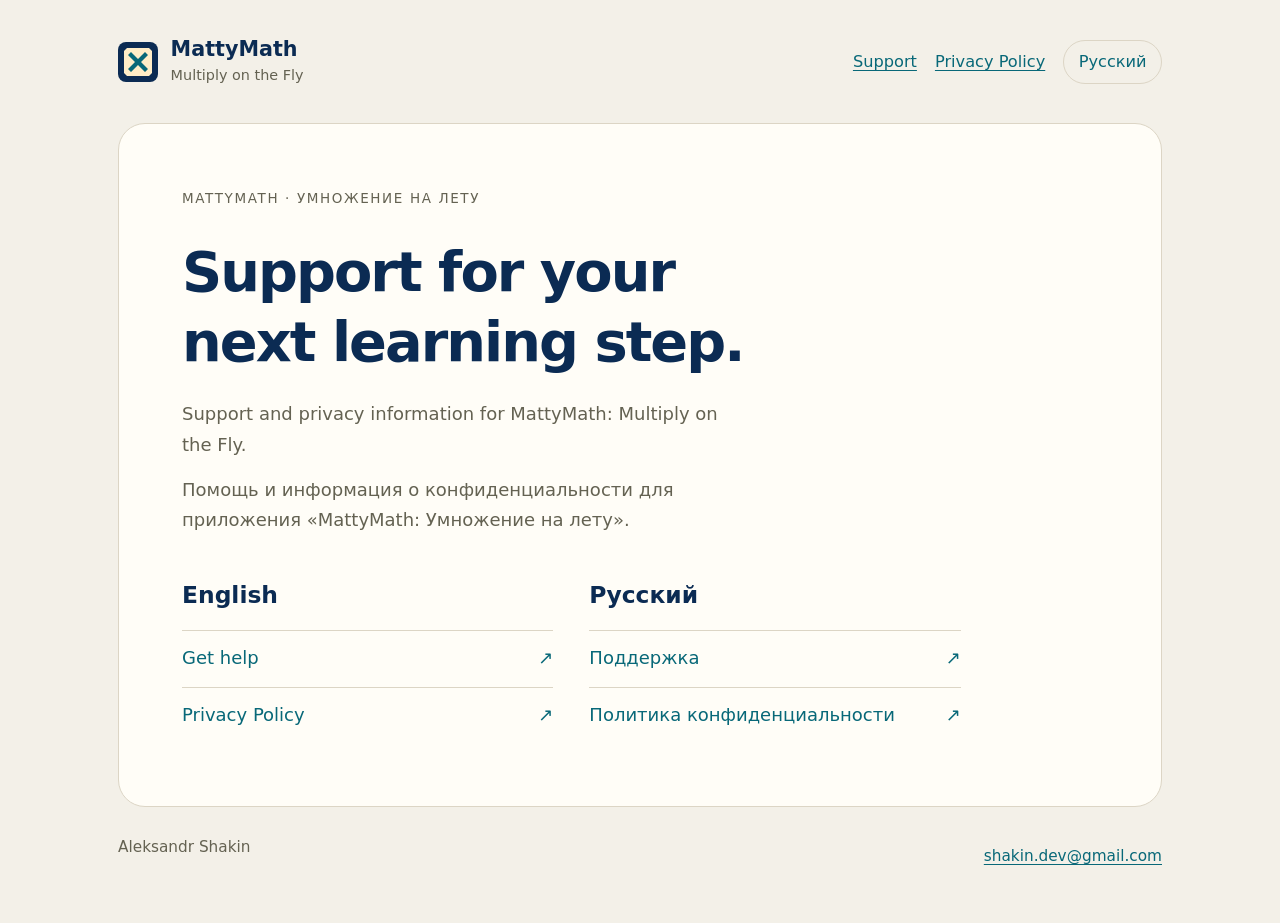
<file: index.html>
<!doctype html>
<html lang="en">
<head>
<meta charset="utf-8">
<meta name="viewport" content="width=device-width, initial-scale=1">
<meta name="referrer" content="no-referrer">
<meta http-equiv="Content-Security-Policy" content="default-src 'none'; style-src 'self'; img-src 'self'; base-uri 'none'; form-action 'none'">
<title>Support &amp; Privacy · MattyMath: Multiply on the Fly</title>
<link rel="stylesheet" href="style.css">
<link rel="icon" href="mark.svg" type="image/svg+xml">
</head>
<body>
<a class="skip" href="#main">Skip to content</a>
<header class="site-header">
  <a class="brand" href="index.html" aria-label="MattyMath: Multiply on the Fly — Home">
    <img src="mark.svg" width="40" height="40" alt="">
    <span><b>MattyMath</b><small>Multiply on the Fly</small></span>
  </a>
  <nav aria-label="Navigation">
    <a href="support-en.html">Support</a>
    <a href="privacy-en.html">Privacy Policy</a>
    <a class="language" lang="ru" hreflang="ru" href="support-ru.html">Русский</a>
  </nav>
</header>
<main id="main" tabindex="-1"><article>
<p class="eyebrow">MATTYMATH · УМНОЖЕНИЕ НА ЛЕТУ</p>
<h1>Support for your<br>next learning step.</h1>
<p class="intro">Support and privacy information for MattyMath: Multiply on the Fly.</p>
<p class="intro" lang="ru">Помощь и информация о конфиденциальности для приложения «MattyMath: Умножение на лету».</p>
<div class="languages">
  <section aria-labelledby="english"><h2 id="english">English</h2><a class="page-link" href="support-en.html">Get help <span aria-hidden="true">↗</span></a><a class="page-link" href="privacy-en.html">Privacy Policy <span aria-hidden="true">↗</span></a></section>
  <section lang="ru" aria-labelledby="russian"><h2 id="russian">Русский</h2><a class="page-link" href="support-ru.html">Поддержка <span aria-hidden="true">↗</span></a><a class="page-link" href="privacy-ru.html">Политика конфиденциальности <span aria-hidden="true">↗</span></a></section>
</div></article></main>
<footer><span>Aleksandr Shakin</span><a href="mailto:shakin.dev@gmail.com">shakin.dev@gmail.com</a></footer>
</body>
</html>
</file>
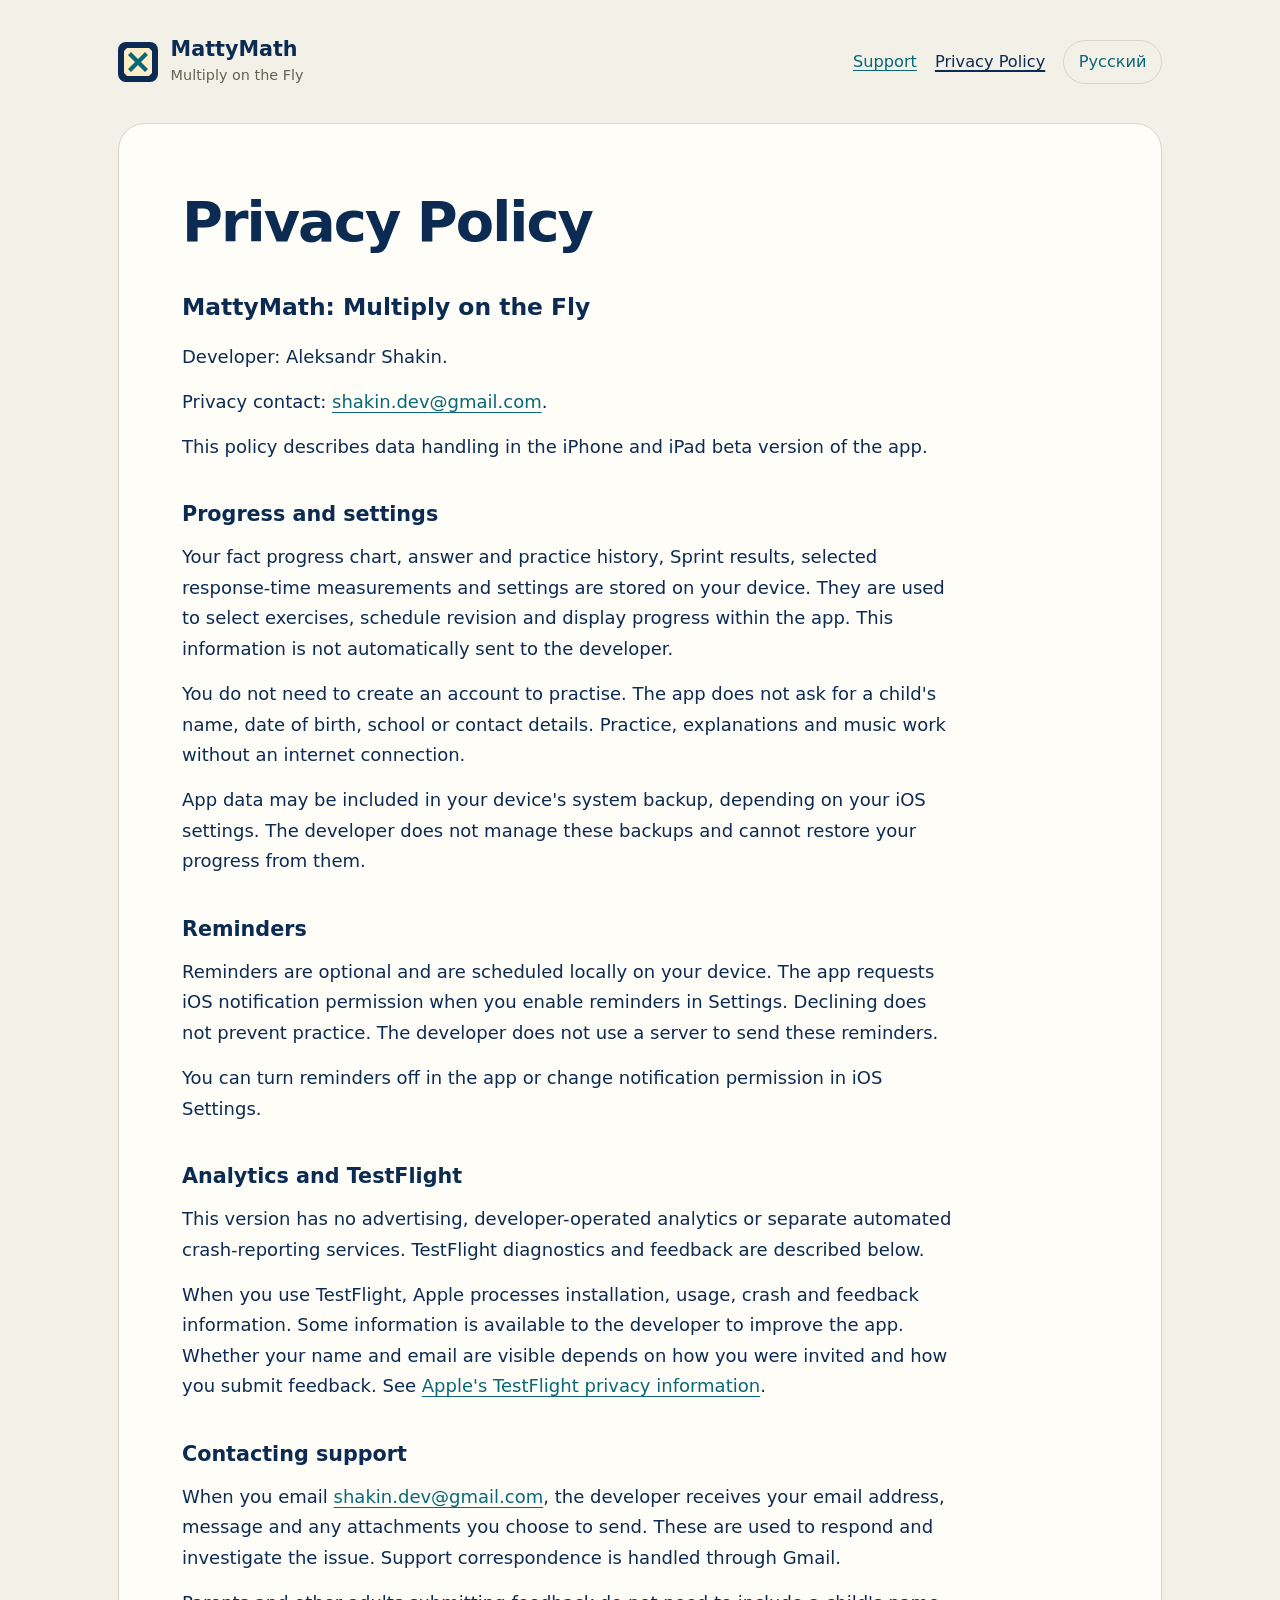
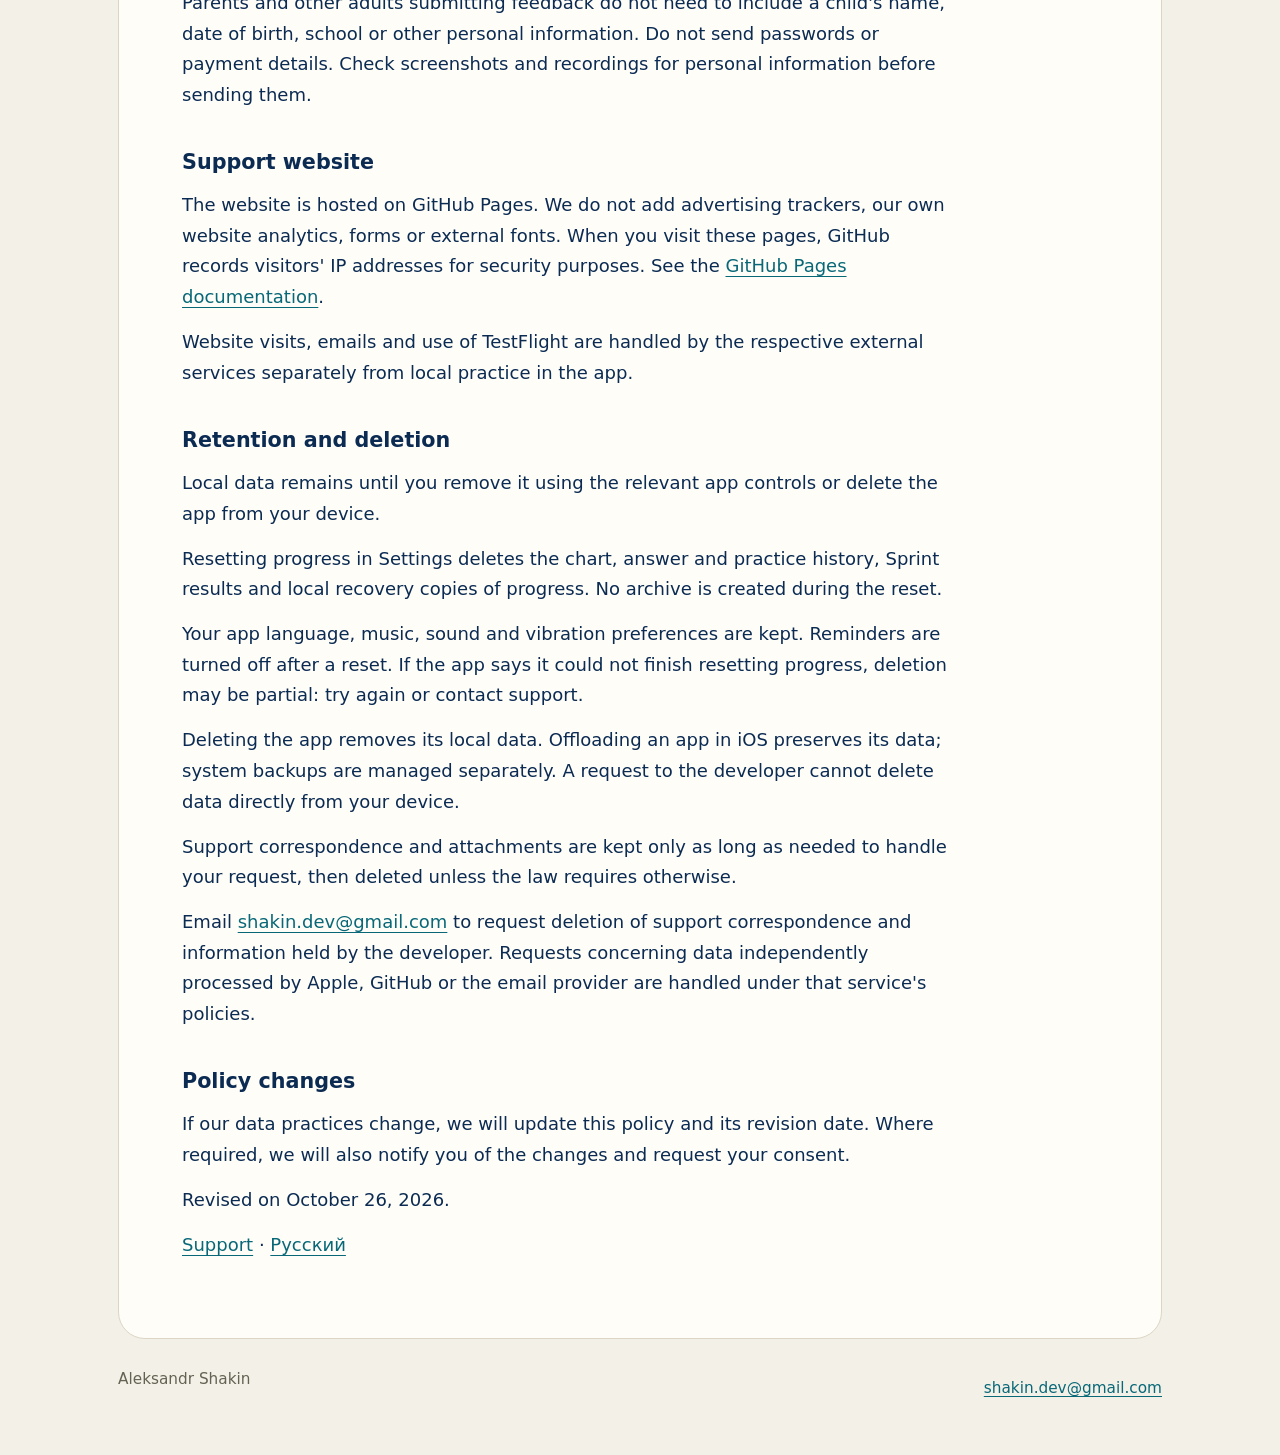
<file: privacy-en.html>
<!doctype html>
<html lang="en">
<head>
<meta charset="utf-8">
<meta name="viewport" content="width=device-width, initial-scale=1">
<meta name="referrer" content="no-referrer">
<meta http-equiv="Content-Security-Policy" content="default-src 'none'; style-src 'self'; img-src 'self'; base-uri 'none'; form-action 'none'">
<title>Privacy Policy · MattyMath: Multiply on the Fly</title>
<link rel="stylesheet" href="style.css">
<link rel="icon" href="mark.svg" type="image/svg+xml">
</head>
<body>
<a class="skip" href="#main">Skip to content</a>
<header class="site-header">
  <a class="brand" href="index.html" aria-label="MattyMath: Multiply on the Fly — Home">
    <img src="mark.svg" width="40" height="40" alt="">
    <span><b>MattyMath</b><small>Multiply on the Fly</small></span>
  </a>
  <nav aria-label="Navigation">
    <a href="support-en.html">Support</a>
    <a href="privacy-en.html" aria-current="page">Privacy Policy</a>
    <a class="language" lang="ru" hreflang="ru" href="privacy-ru.html">Русский</a>
  </nav>
</header>
<main id="main" tabindex="-1"><article><h1>Privacy Policy</h1>
<h2>MattyMath: Multiply on the Fly</h2>
<p>Developer: Aleksandr Shakin.</p>
<p>Privacy contact: <a href="mailto:shakin.dev@gmail.com">shakin.dev@gmail.com</a>.</p>
<p>This policy describes data handling in the iPhone and iPad beta version of the app.</p>
<h3>Progress and settings</h3>
<p>Your fact progress chart, answer and practice history, Sprint results, selected response-time measurements and settings are stored on your device. They are used to select exercises, schedule revision and display progress within the app. This information is not automatically sent to the developer.</p>
<p>You do not need to create an account to practise. The app does not ask for a child&#39;s name, date of birth, school or contact details. Practice, explanations and music work without an internet connection.</p>
<p>App data may be included in your device&#39;s system backup, depending on your iOS settings. The developer does not manage these backups and cannot restore your progress from them.</p>
<h3>Reminders</h3>
<p>Reminders are optional and are scheduled locally on your device. The app requests iOS notification permission when you enable reminders in Settings. Declining does not prevent practice. The developer does not use a server to send these reminders.</p>
<p>You can turn reminders off in the app or change notification permission in iOS Settings.</p>
<h3>Analytics and TestFlight</h3>
<p>This version has no advertising, developer-operated analytics or separate automated crash-reporting services. TestFlight diagnostics and feedback are described below.</p>
<p>When you use TestFlight, Apple processes installation, usage, crash and feedback information. Some information is available to the developer to improve the app. Whether your name and email are visible depends on how you were invited and how you submit feedback. See <a href="https://www.apple.com/legal/privacy/data/en/test-flight/">Apple&#39;s TestFlight privacy information</a>.</p>
<h3>Contacting support</h3>
<p>When you email <a href="mailto:shakin.dev@gmail.com">shakin.dev@gmail.com</a>, the developer receives your email address, message and any attachments you choose to send. These are used to respond and investigate the issue. Support correspondence is handled through Gmail.</p>
<p>Parents and other adults submitting feedback do not need to include a child&#39;s name, date of birth, school or other personal information. Do not send passwords or payment details. Check screenshots and recordings for personal information before sending them.</p>
<h3>Support website</h3>
<p>The website is hosted on GitHub Pages. We do not add advertising trackers, our own website analytics, forms or external fonts. When you visit these pages, GitHub records visitors&#39; IP addresses for security purposes. See the <a href="https://docs.github.com/en/pages/getting-started-with-github-pages/what-is-github-pages#data-collection">GitHub Pages documentation</a>.</p>
<p>Website visits, emails and use of TestFlight are handled by the respective external services separately from local practice in the app.</p>
<h3>Retention and deletion</h3>
<p>Local data remains until you remove it using the relevant app controls or delete the app from your device.</p>
<p>Resetting progress in Settings deletes the chart, answer and practice history, Sprint results and local recovery copies of progress. No archive is created during the reset.</p>
<p>Your app language, music, sound and vibration preferences are kept. Reminders are turned off after a reset. If the app says it could not finish resetting progress, deletion may be partial: try again or contact support.</p>
<p>Deleting the app removes its local data. Offloading an app in iOS preserves its data; system backups are managed separately. A request to the developer cannot delete data directly from your device.</p>
<p>Support correspondence and attachments are kept only as long as needed to handle your request, then deleted unless the law requires otherwise.</p>
<p>Email <a href="mailto:shakin.dev@gmail.com">shakin.dev@gmail.com</a> to request deletion of support correspondence and information held by the developer. Requests concerning data independently processed by Apple, GitHub or the email provider are handled under that service&#39;s policies.</p>
<h3>Policy changes</h3>
<p>If our data practices change, we will update this policy and its revision date. Where required, we will also notify you of the changes and request your consent.</p>
<p>Revised on October 26, 2026.</p>
<p><a href="support-en.html">Support</a> · <a href="privacy-ru.html">Русский</a></p></article></main>
<footer><span>Aleksandr Shakin</span><a href="mailto:shakin.dev@gmail.com">shakin.dev@gmail.com</a></footer>
</body>
</html>
</file>
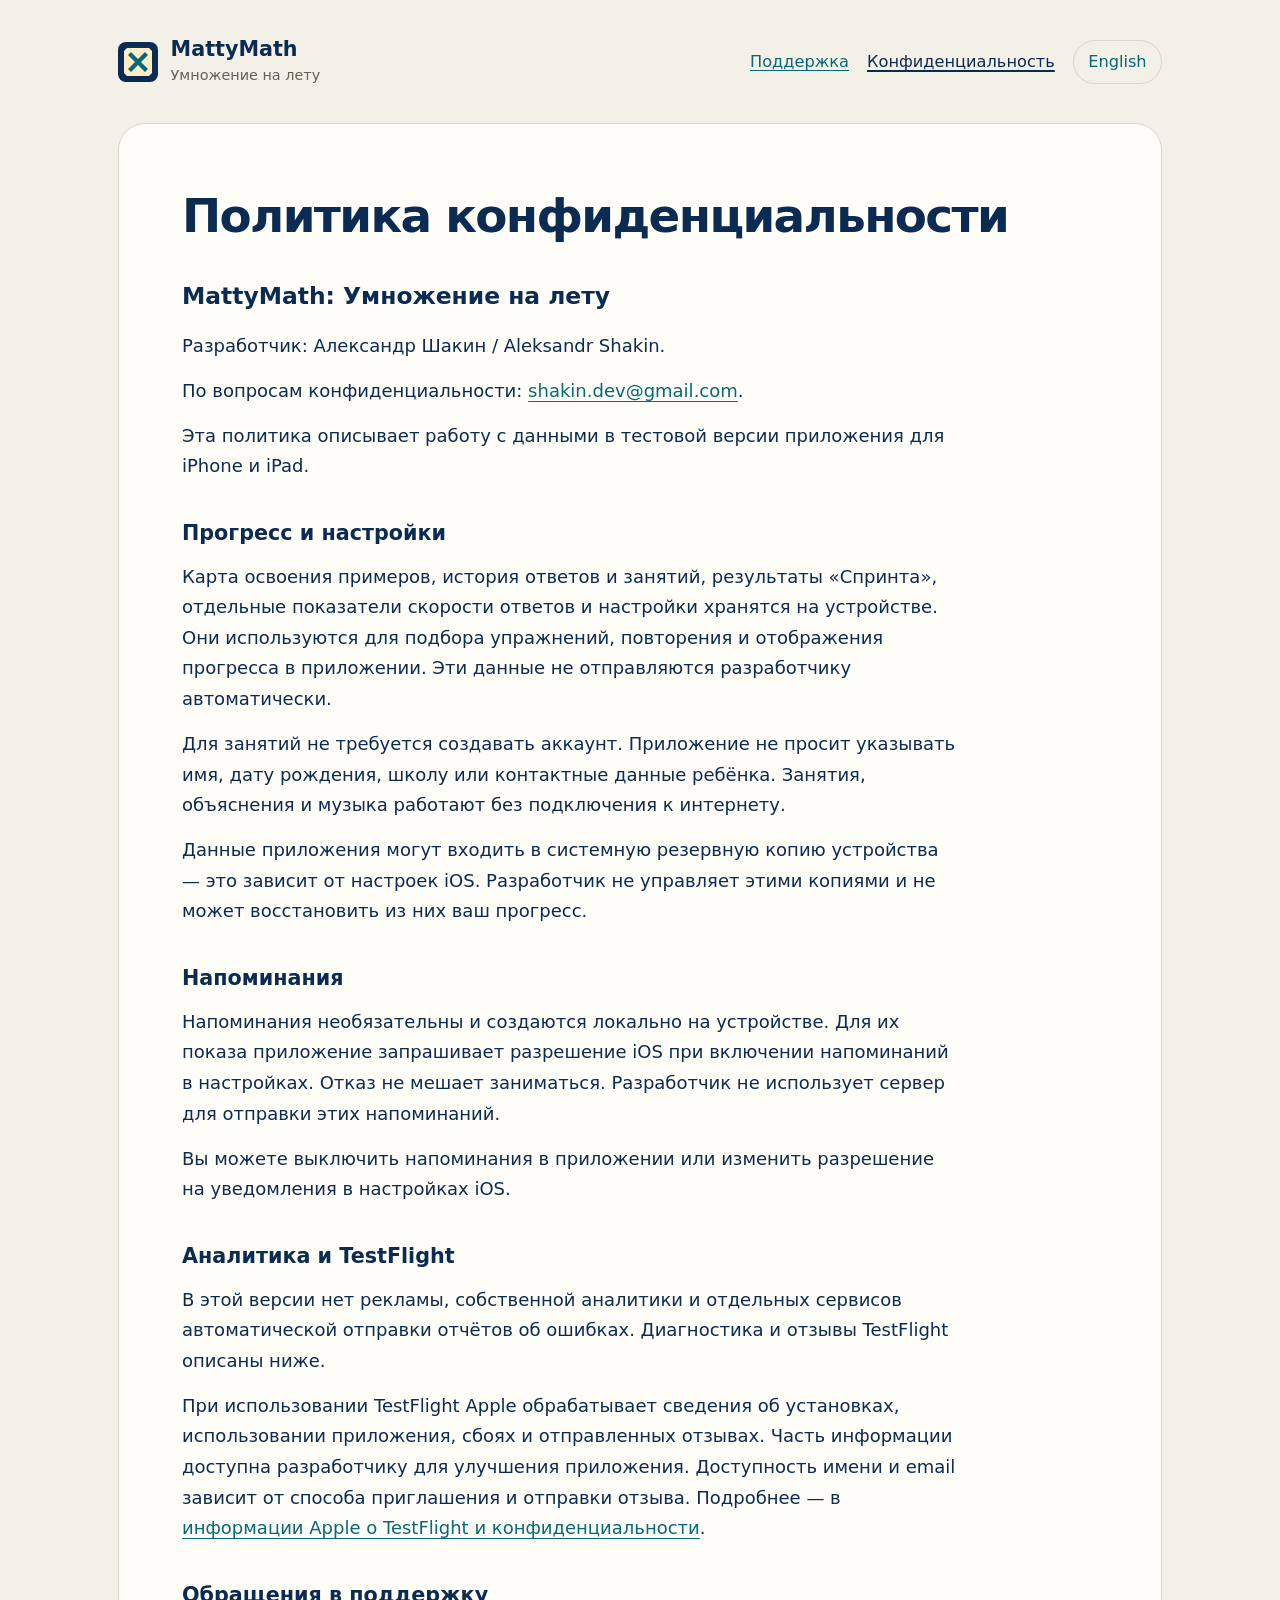
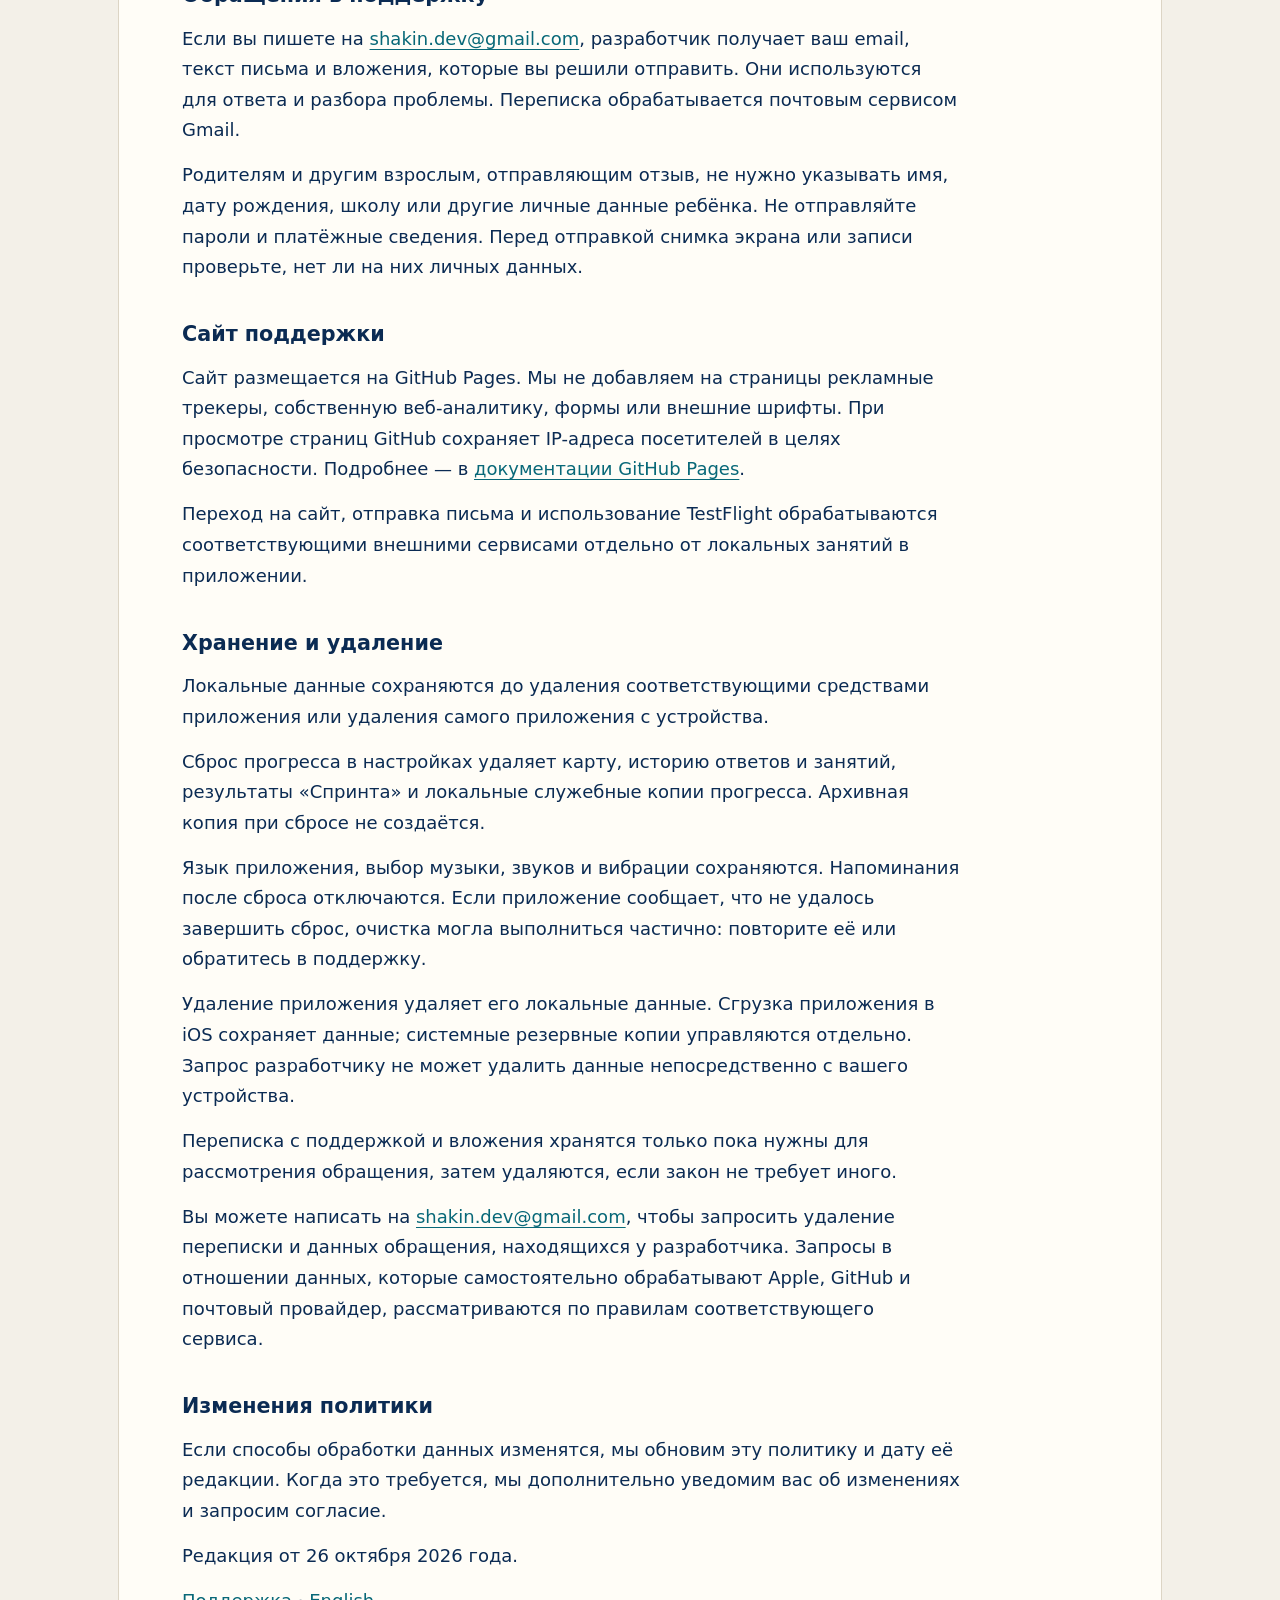
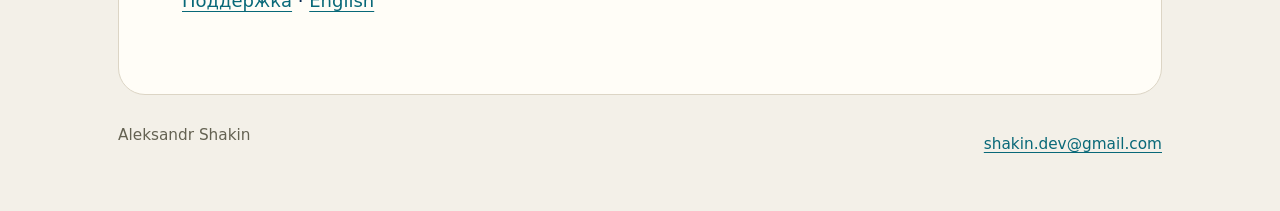
<file: privacy-ru.html>
<!doctype html>
<html lang="ru">
<head>
<meta charset="utf-8">
<meta name="viewport" content="width=device-width, initial-scale=1">
<meta name="referrer" content="no-referrer">
<meta http-equiv="Content-Security-Policy" content="default-src 'none'; style-src 'self'; img-src 'self'; base-uri 'none'; form-action 'none'">
<title>Политика конфиденциальности · MattyMath: Умножение на лету</title>
<link rel="stylesheet" href="style.css">
<link rel="icon" href="mark.svg" type="image/svg+xml">
</head>
<body>
<a class="skip" href="#main">К содержимому</a>
<header class="site-header">
  <a class="brand" href="index.html" aria-label="MattyMath: Умножение на лету — Главная">
    <img src="mark.svg" width="40" height="40" alt="">
    <span><b>MattyMath</b><small>Умножение на лету</small></span>
  </a>
  <nav aria-label="Навигация">
    <a href="support-ru.html">Поддержка</a>
    <a href="privacy-ru.html" aria-current="page">Конфиденциальность</a>
    <a class="language" lang="en" hreflang="en" href="privacy-en.html">English</a>
  </nav>
</header>
<main id="main" tabindex="-1"><article><h1>Политика конфиденциальности</h1>
<h2>MattyMath: Умножение на лету</h2>
<p>Разработчик: Александр Шакин / Aleksandr Shakin.</p>
<p>По вопросам конфиденциальности: <a href="mailto:shakin.dev@gmail.com">shakin.dev@gmail.com</a>.</p>
<p>Эта политика описывает работу с данными в тестовой версии приложения для iPhone и iPad.</p>
<h3>Прогресс и настройки</h3>
<p>Карта освоения примеров, история ответов и занятий, результаты «Спринта», отдельные показатели скорости ответов и настройки хранятся на устройстве. Они используются для подбора упражнений, повторения и отображения прогресса в приложении. Эти данные не отправляются разработчику автоматически.</p>
<p>Для занятий не требуется создавать аккаунт. Приложение не просит указывать имя, дату рождения, школу или контактные данные ребёнка. Занятия, объяснения и музыка работают без подключения к интернету.</p>
<p>Данные приложения могут входить в системную резервную копию устройства — это зависит от настроек iOS. Разработчик не управляет этими копиями и не может восстановить из них ваш прогресс.</p>
<h3>Напоминания</h3>
<p>Напоминания необязательны и создаются локально на устройстве. Для их показа приложение запрашивает разрешение iOS при включении напоминаний в настройках. Отказ не мешает заниматься. Разработчик не использует сервер для отправки этих напоминаний.</p>
<p>Вы можете выключить напоминания в приложении или изменить разрешение на уведомления в настройках iOS.</p>
<h3>Аналитика и TestFlight</h3>
<p>В этой версии нет рекламы, собственной аналитики и отдельных сервисов автоматической отправки отчётов об ошибках. Диагностика и отзывы TestFlight описаны ниже.</p>
<p>При использовании TestFlight Apple обрабатывает сведения об установках, использовании приложения, сбоях и отправленных отзывах. Часть информации доступна разработчику для улучшения приложения. Доступность имени и email зависит от способа приглашения и отправки отзыва. Подробнее — в <a href="https://www.apple.com/legal/privacy/data/en/test-flight/">информации Apple о TestFlight и конфиденциальности</a>.</p>
<h3>Обращения в поддержку</h3>
<p>Если вы пишете на <a href="mailto:shakin.dev@gmail.com">shakin.dev@gmail.com</a>, разработчик получает ваш email, текст письма и вложения, которые вы решили отправить. Они используются для ответа и разбора проблемы. Переписка обрабатывается почтовым сервисом Gmail.</p>
<p>Родителям и другим взрослым, отправляющим отзыв, не нужно указывать имя, дату рождения, школу или другие личные данные ребёнка. Не отправляйте пароли и платёжные сведения. Перед отправкой снимка экрана или записи проверьте, нет ли на них личных данных.</p>
<h3>Сайт поддержки</h3>
<p>Сайт размещается на GitHub Pages. Мы не добавляем на страницы рекламные трекеры, собственную веб-аналитику, формы или внешние шрифты. При просмотре страниц GitHub сохраняет IP-адреса посетителей в целях безопасности. Подробнее — в <a href="https://docs.github.com/en/pages/getting-started-with-github-pages/what-is-github-pages#data-collection">документации GitHub Pages</a>.</p>
<p>Переход на сайт, отправка письма и использование TestFlight обрабатываются соответствующими внешними сервисами отдельно от локальных занятий в приложении.</p>
<h3>Хранение и удаление</h3>
<p>Локальные данные сохраняются до удаления соответствующими средствами приложения или удаления самого приложения с устройства.</p>
<p>Сброс прогресса в настройках удаляет карту, историю ответов и занятий, результаты «Спринта» и локальные служебные копии прогресса. Архивная копия при сбросе не создаётся.</p>
<p>Язык приложения, выбор музыки, звуков и вибрации сохраняются. Напоминания после сброса отключаются. Если приложение сообщает, что не удалось завершить сброс, очистка могла выполниться частично: повторите её или обратитесь в поддержку.</p>
<p>Удаление приложения удаляет его локальные данные. Сгрузка приложения в iOS сохраняет данные; системные резервные копии управляются отдельно. Запрос разработчику не может удалить данные непосредственно с вашего устройства.</p>
<p>Переписка с поддержкой и вложения хранятся только пока нужны для рассмотрения обращения, затем удаляются, если закон не требует иного.</p>
<p>Вы можете написать на <a href="mailto:shakin.dev@gmail.com">shakin.dev@gmail.com</a>, чтобы запросить удаление переписки и данных обращения, находящихся у разработчика. Запросы в отношении данных, которые самостоятельно обрабатывают Apple, GitHub и почтовый провайдер, рассматриваются по правилам соответствующего сервиса.</p>
<h3>Изменения политики</h3>
<p>Если способы обработки данных изменятся, мы обновим эту политику и дату её редакции. Когда это требуется, мы дополнительно уведомим вас об изменениях и запросим согласие.</p>
<p>Редакция от 26 октября 2026 года.</p>
<p><a href="support-ru.html">Поддержка</a> · <a href="privacy-en.html">English</a></p></article></main>
<footer><span>Aleksandr Shakin</span><a href="mailto:shakin.dev@gmail.com">shakin.dev@gmail.com</a></footer>
</body>
</html>
</file>
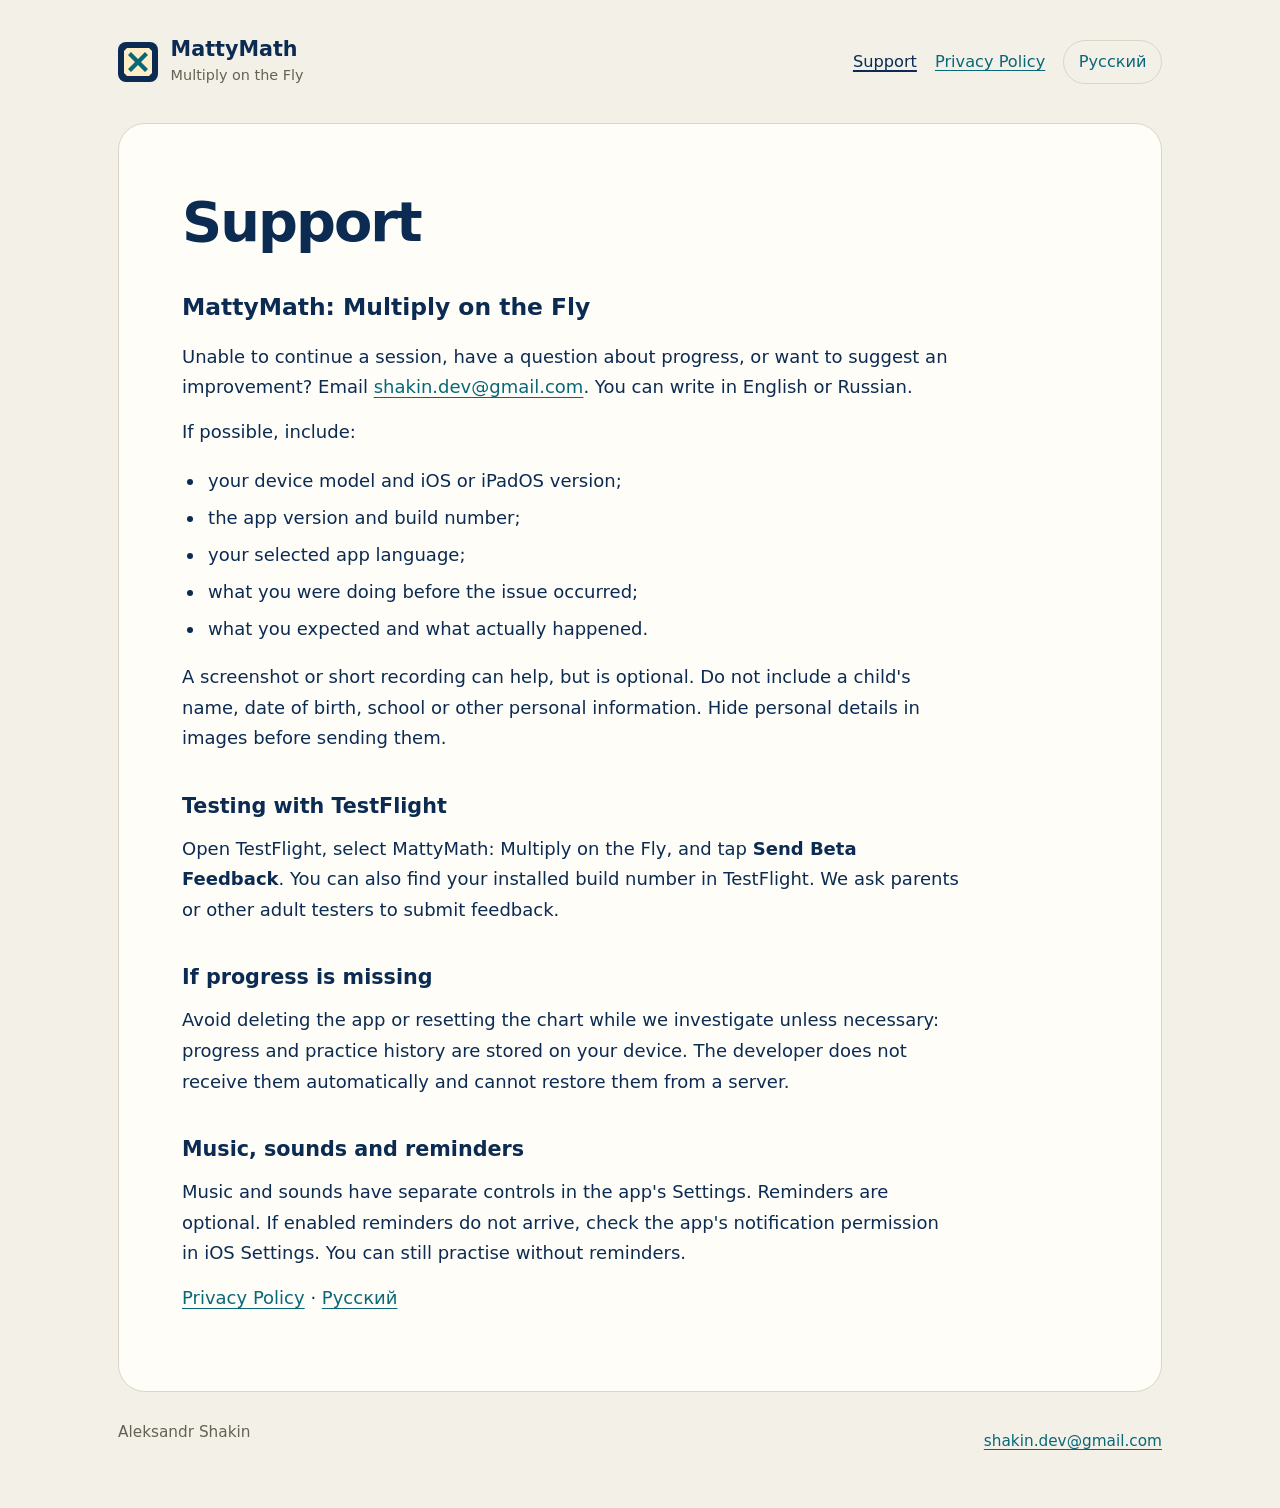
<file: support-en.html>
<!doctype html>
<html lang="en">
<head>
<meta charset="utf-8">
<meta name="viewport" content="width=device-width, initial-scale=1">
<meta name="referrer" content="no-referrer">
<meta http-equiv="Content-Security-Policy" content="default-src 'none'; style-src 'self'; img-src 'self'; base-uri 'none'; form-action 'none'">
<title>Support · MattyMath: Multiply on the Fly</title>
<link rel="stylesheet" href="style.css">
<link rel="icon" href="mark.svg" type="image/svg+xml">
</head>
<body>
<a class="skip" href="#main">Skip to content</a>
<header class="site-header">
  <a class="brand" href="index.html" aria-label="MattyMath: Multiply on the Fly — Home">
    <img src="mark.svg" width="40" height="40" alt="">
    <span><b>MattyMath</b><small>Multiply on the Fly</small></span>
  </a>
  <nav aria-label="Navigation">
    <a href="support-en.html" aria-current="page">Support</a>
    <a href="privacy-en.html">Privacy Policy</a>
    <a class="language" lang="ru" hreflang="ru" href="support-ru.html">Русский</a>
  </nav>
</header>
<main id="main" tabindex="-1"><article><h1>Support</h1>
<h2>MattyMath: Multiply on the Fly</h2>
<p>Unable to continue a session, have a question about progress, or want to suggest an improvement? Email <a href="mailto:shakin.dev@gmail.com">shakin.dev@gmail.com</a>. You can write in English or Russian.</p>
<p>If possible, include:</p>
<ul><li>your device model and iOS or iPadOS version;</li><li>the app version and build number;</li><li>your selected app language;</li><li>what you were doing before the issue occurred;</li><li>what you expected and what actually happened.</li></ul>
<p>A screenshot or short recording can help, but is optional. Do not include a child&#39;s name, date of birth, school or other personal information. Hide personal details in images before sending them.</p>
<h3>Testing with TestFlight</h3>
<p>Open TestFlight, select MattyMath: Multiply on the Fly, and tap <strong>Send Beta Feedback</strong>. You can also find your installed build number in TestFlight. We ask parents or other adult testers to submit feedback.</p>
<h3>If progress is missing</h3>
<p>Avoid deleting the app or resetting the chart while we investigate unless necessary: progress and practice history are stored on your device. The developer does not receive them automatically and cannot restore them from a server.</p>
<h3>Music, sounds and reminders</h3>
<p>Music and sounds have separate controls in the app&#39;s Settings. Reminders are optional. If enabled reminders do not arrive, check the app&#39;s notification permission in iOS Settings. You can still practise without reminders.</p>
<p><a href="privacy-en.html">Privacy Policy</a> · <a href="support-ru.html">Русский</a></p></article></main>
<footer><span>Aleksandr Shakin</span><a href="mailto:shakin.dev@gmail.com">shakin.dev@gmail.com</a></footer>
</body>
</html>
</file>
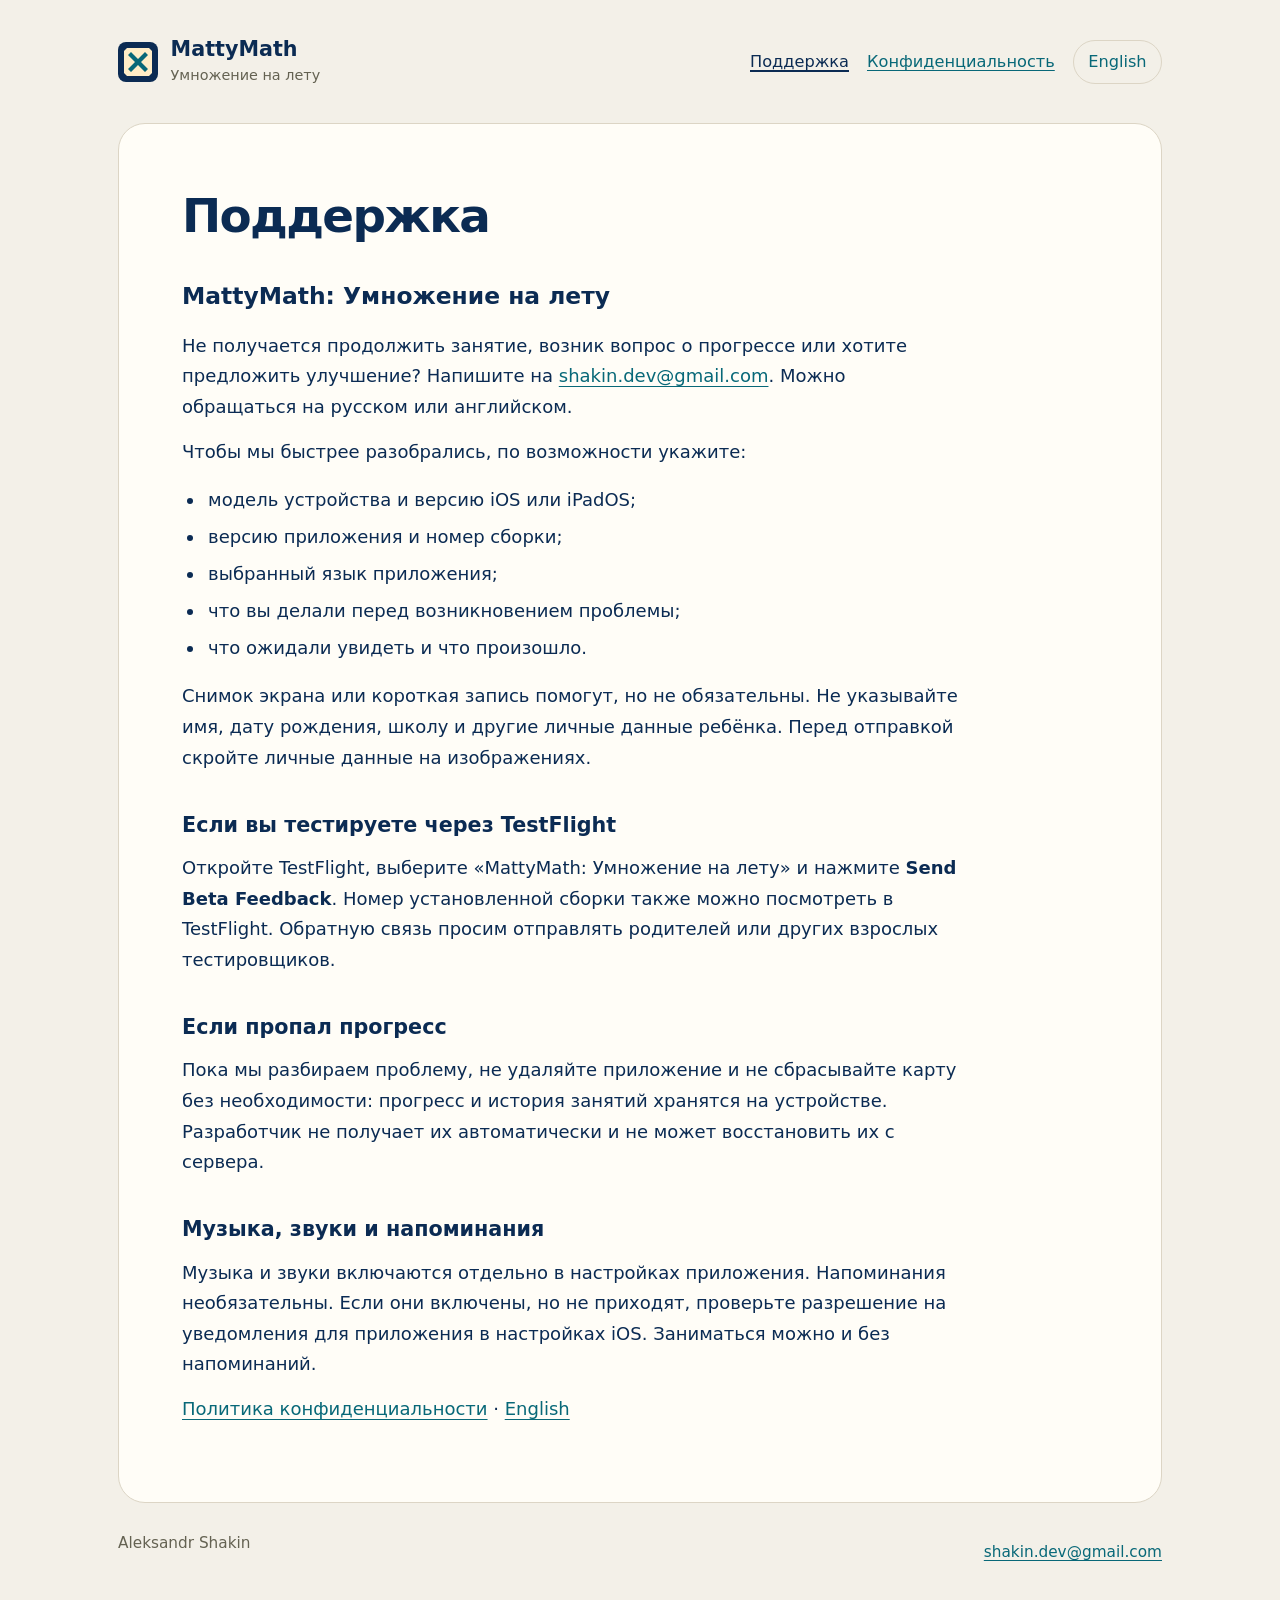
<file: support-ru.html>
<!doctype html>
<html lang="ru">
<head>
<meta charset="utf-8">
<meta name="viewport" content="width=device-width, initial-scale=1">
<meta name="referrer" content="no-referrer">
<meta http-equiv="Content-Security-Policy" content="default-src 'none'; style-src 'self'; img-src 'self'; base-uri 'none'; form-action 'none'">
<title>Поддержка · MattyMath: Умножение на лету</title>
<link rel="stylesheet" href="style.css">
<link rel="icon" href="mark.svg" type="image/svg+xml">
</head>
<body>
<a class="skip" href="#main">К содержимому</a>
<header class="site-header">
  <a class="brand" href="index.html" aria-label="MattyMath: Умножение на лету — Главная">
    <img src="mark.svg" width="40" height="40" alt="">
    <span><b>MattyMath</b><small>Умножение на лету</small></span>
  </a>
  <nav aria-label="Навигация">
    <a href="support-ru.html" aria-current="page">Поддержка</a>
    <a href="privacy-ru.html">Конфиденциальность</a>
    <a class="language" lang="en" hreflang="en" href="support-en.html">English</a>
  </nav>
</header>
<main id="main" tabindex="-1"><article><h1>Поддержка</h1>
<h2>MattyMath: Умножение на лету</h2>
<p>Не получается продолжить занятие, возник вопрос о прогрессе или хотите предложить улучшение? Напишите на <a href="mailto:shakin.dev@gmail.com">shakin.dev@gmail.com</a>. Можно обращаться на русском или английском.</p>
<p>Чтобы мы быстрее разобрались, по возможности укажите:</p>
<ul><li>модель устройства и версию iOS или iPadOS;</li><li>версию приложения и номер сборки;</li><li>выбранный язык приложения;</li><li>что вы делали перед возникновением проблемы;</li><li>что ожидали увидеть и что произошло.</li></ul>
<p>Снимок экрана или короткая запись помогут, но не обязательны. Не указывайте имя, дату рождения, школу и другие личные данные ребёнка. Перед отправкой скройте личные данные на изображениях.</p>
<h3>Если вы тестируете через TestFlight</h3>
<p>Откройте TestFlight, выберите «MattyMath: Умножение на лету» и нажмите <strong>Send Beta Feedback</strong>. Номер установленной сборки также можно посмотреть в TestFlight. Обратную связь просим отправлять родителей или других взрослых тестировщиков.</p>
<h3>Если пропал прогресс</h3>
<p>Пока мы разбираем проблему, не удаляйте приложение и не сбрасывайте карту без необходимости: прогресс и история занятий хранятся на устройстве. Разработчик не получает их автоматически и не может восстановить их с сервера.</p>
<h3>Музыка, звуки и напоминания</h3>
<p>Музыка и звуки включаются отдельно в настройках приложения. Напоминания необязательны. Если они включены, но не приходят, проверьте разрешение на уведомления для приложения в настройках iOS. Заниматься можно и без напоминаний.</p>
<p><a href="privacy-ru.html">Политика конфиденциальности</a> · <a href="support-en.html">English</a></p></article></main>
<footer><span>Aleksandr Shakin</span><a href="mailto:shakin.dev@gmail.com">shakin.dev@gmail.com</a></footer>
</body>
</html>
</file>
<file: style.css>
:root {
  color-scheme: light dark;
  --bg: #f3f0e8;
  --surface: #fffdf7;
  --ink: #0b2b53;
  --muted: #646252;
  --line: #dcd5c5;
  --accent: #086878;
}
* { box-sizing: border-box; }
html { font: 112.5%/1.7 system-ui, -apple-system, BlinkMacSystemFont, "Segoe UI", sans-serif; }
body { margin: 0; background: var(--bg); color: var(--ink); }
a { color: var(--accent); text-underline-offset: .2em; overflow-wrap: anywhere; }
a:hover { text-decoration-thickness: .12em; }
a:focus-visible { outline: 3px solid var(--accent); outline-offset: 5px; border-radius: 3px; }
.site-header, main, footer { width: min(100% - 3rem, 58rem); margin-inline: auto; }
.site-header { padding-block: 2rem; display: flex; align-items: center; justify-content: space-between; gap: 1.5rem; flex-wrap: wrap; }
.brand { display: flex; align-items: center; gap: .7rem; color: var(--ink); text-decoration: none; min-width: 0; max-width: 100%; }
.brand img { flex-shrink: 0; }
.brand span { min-width: 0; }
.brand b { display: block; font-size: 1.15rem; line-height: 1.3; }
.brand small { display: block; color: var(--muted); font-size: .8rem; }
nav { display: flex; align-items: center; flex-wrap: wrap; gap: .2rem 1rem; font-size: .9rem; }
nav a { min-height: 44px; display: inline-flex; align-items: center; }
nav [aria-current] { color: var(--ink); text-decoration-thickness: 2px; }
.language { padding-inline: .8rem; border: 1px solid var(--line); border-radius: 2rem; text-decoration: none; }
article { background: var(--surface); border: 1px solid var(--line); border-radius: 1.5rem; padding: clamp(1.25rem, 5vw, 3.5rem); overflow-wrap: anywhere; }
article > * { max-width: 68ch; }
h1, h2, h3 { line-height: 1.25; text-wrap: balance; overflow-wrap: break-word; hyphens: auto; -webkit-hyphens: auto; }
h1 { font-size: clamp(1.85rem, 4.4vw, 3.1rem); letter-spacing: -.035em; margin: 0 0 1.25rem; }
html[lang="ru"] h1 { font-size: clamp(1.2rem, 6.5vw, 2.6rem); }
h2 { font-size: 1.3rem; margin-top: 2rem; }
h3 { font-size: 1.15rem; margin: 2.2rem 0 .6rem; }
p { margin: .8rem 0; overflow-wrap: anywhere; }
li { padding-left: .15rem; margin-bottom: .35rem; }
ul { padding-left: 1.3rem; }
.eyebrow { font-size: .75rem; letter-spacing: .12em; color: var(--muted); margin: 0 0 1.5rem; }
.intro { color: var(--muted); max-width: 48ch; }
.languages { display: grid; grid-template-columns: repeat(2, minmax(0, 1fr)); gap: 2rem; margin-top: 2.5rem; }
.languages h2 { margin-top: 0; }
.page-link { display: flex; justify-content: space-between; align-items: center; gap: .8rem; min-height: 52px; padding-block: .7rem; border-top: 1px solid var(--line); text-decoration: none; }
.page-link span { flex-shrink: 0; }
footer { display: flex; gap: .5rem 1.5rem; justify-content: space-between; flex-wrap: wrap; padding-block: 1.5rem 2.5rem; color: var(--muted); font-size: .85rem; }
footer a { min-height: 44px; display: inline-flex; align-items: center; }
.skip { position: fixed; top: .5rem; left: 1rem; background: var(--surface); padding: .6rem 1rem; z-index: 1; transform: translateY(-200%); }
.skip:focus { transform: none; }
@media (max-width: 38rem) {
  .site-header, main, footer { width: calc(100% - 2rem); }
  .site-header { padding-block: 1.25rem; gap: 1rem; }
  nav { gap: .2rem .8rem; }
  article { border-radius: 1rem; }
  h2 { font-size: 1.1rem; }
  .languages { grid-template-columns: 1fr; gap: 1.5rem; }
}
@media (prefers-color-scheme: dark) {
  :root { --bg: #1c1a16; --surface: #25231e; --ink: #eee7d5; --muted: #c0b8a5; --line: #4f483a; --accent: #e7bd67; }
}
@media print {
  :root { --bg: white; --surface: white; --ink: black; --muted: #333; --line: #ccc; --accent: black; }
  nav, .skip { display: none; }
  article { border: 0; padding: 0; }
}
</file>
